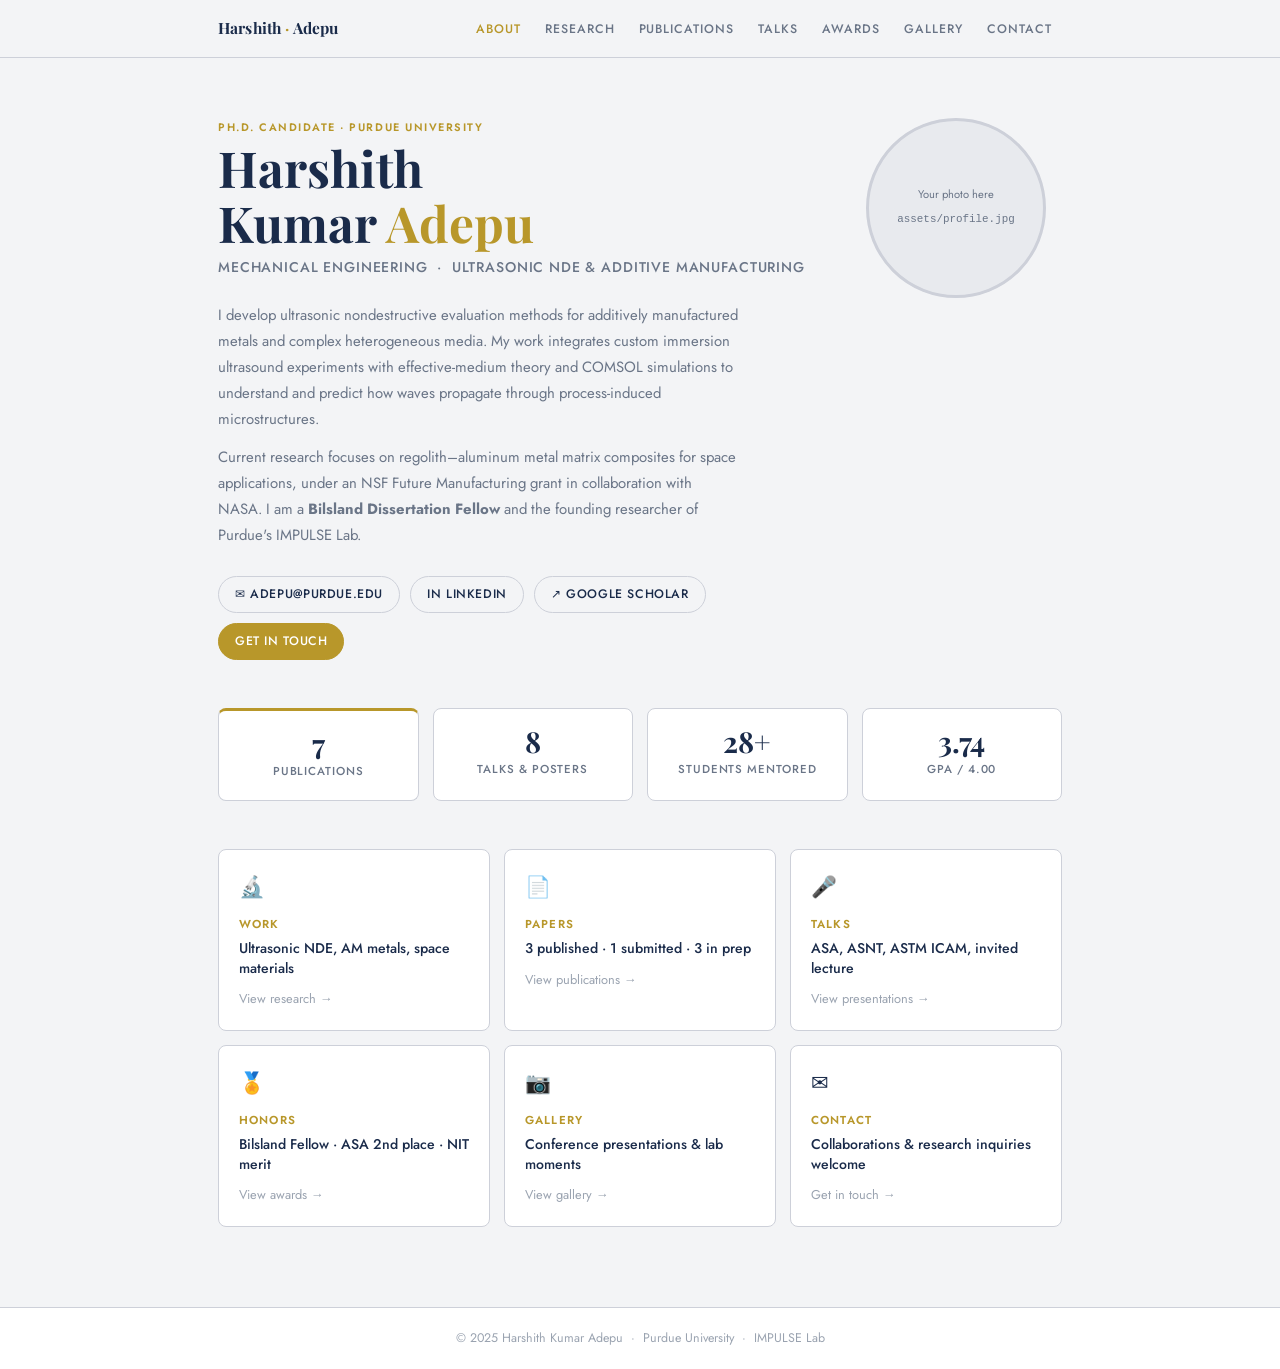
<file: index.html>
<!DOCTYPE html>
<html lang="en">
<head>
  <meta charset="UTF-8" />
  <meta name="viewport" content="width=device-width, initial-scale=1.0" />
  <title>Harshith Kumar Adepu — Ph.D. Candidate</title>
  <link rel="preconnect" href="https://fonts.googleapis.com">
  <link rel="preconnect" href="https://fonts.gstatic.com" crossorigin>
  <link href="https://fonts.googleapis.com/css2?family=Playfair+Display:wght@400;700&family=Jost:wght@300;400;500&display=swap" rel="stylesheet">
  <link rel="stylesheet" href="style.css">
  <style>
    .hero-grid {
      display: grid;
      grid-template-columns: 1fr 196px;
      gap: 52px; align-items: start;
      margin-top: 8px;
    }
    .hero-name {
      font-family: 'Playfair Display', serif;
      font-size: clamp(2.2rem, 5vw, 3.1rem);
      font-weight: 700; line-height: 1.1;
      margin-bottom: 6px;
    }
    .hero-name .accent { color: var(--gold); }
    .hero-role {
      font-size: 0.88rem; font-weight: 500;
      letter-spacing: 0.06em; text-transform: uppercase;
      color: var(--muted); margin-bottom: 22px;
    }
    .hero-bio {
      color: var(--muted); font-size: 0.93rem;
      line-height: 1.75; max-width: 520px;
    }
    .hero-bio + .hero-bio { margin-top: 12px; }
    .hero-links { display: flex; flex-wrap: wrap; gap: 10px; margin-top: 28px; }
    .hero-photo {
      width: 180px; height: 180px; border-radius: 50%;
      background: var(--surface);
      border: 3px solid var(--border);
      overflow: hidden;
      display: flex; align-items: center; justify-content: center;
    }
    .hero-photo img { width: 100%; height: 100%; object-fit: cover; }
    .hero-photo-placeholder {
      text-align: center; font-size: 0.7rem;
      color: var(--muted); padding: 16px; line-height: 1.7;
    }
    .hero-photo-placeholder code {
      display: block; font-size: 0.68rem;
      background: var(--surface); padding: 2px 5px;
      border-radius: 4px; margin-top: 4px;
    }

    /* Stats row */
    .stats-row {
      display: grid; grid-template-columns: repeat(4, 1fr);
      gap: 14px; margin-top: 48px;
    }
    .stat-card {
      background: #fff;
      border: 1px solid var(--border);
      border-radius: var(--r);
      padding: 18px 16px;
      text-align: center;
    }
    .stat-card:first-child { border-top: 3px solid var(--gold); }
    .stat-num {
      font-family: 'Playfair Display', serif;
      font-size: 1.8rem; font-weight: 700;
      color: var(--text); line-height: 1;
    }
    .stat-label {
      font-size: 0.72rem; font-weight: 500;
      letter-spacing: 0.08em; text-transform: uppercase;
      color: var(--muted); margin-top: 5px;
    }

    /* Quick nav cards */
    .quick-grid {
      display: grid; grid-template-columns: repeat(3, 1fr);
      gap: 14px; margin-top: 48px;
    }
    .quick-card {
      background: #fff;
      border: 1px solid var(--border);
      border-radius: var(--r);
      padding: 20px;
      display: block;
      transition: border-color 0.18s, box-shadow 0.18s, transform 0.18s;
    }
    .quick-card:hover {
      border-color: var(--gold);
      box-shadow: 0 4px 18px rgba(26,43,74,0.08);
      transform: translateY(-2px);
    }
    .qc-icon { font-size: 1.3rem; margin-bottom: 10px; }
    .qc-label {
      font-size: 0.72rem; font-weight: 600; letter-spacing: 0.1em;
      text-transform: uppercase; color: var(--gold); margin-bottom: 4px;
    }
    .qc-title {
      font-size: 0.88rem; font-weight: 500; color: var(--text);
      line-height: 1.4;
    }
    .qc-arr {
      font-size: 0.8rem; color: var(--faint);
      margin-top: 10px; display: block;
    }

    @media (max-width: 640px) {
      .hero-grid { grid-template-columns: 1fr; }
      .hero-photo { width: 110px; height: 110px; margin: 0 auto 20px; }
      .stats-row { grid-template-columns: 1fr 1fr; }
      .quick-grid { grid-template-columns: 1fr 1fr; }
    }
    @media (max-width: 400px) {
      .quick-grid { grid-template-columns: 1fr; }
    }
  </style>
</head>
<body>
<div id="nav-placeholder"></div>

<main class="page">

  <div class="hero-grid">
    <div>
      <div class="eyebrow">Ph.D. Candidate · Purdue University</div>
      <h1 class="hero-name">Harshith<br>Kumar <span class="accent">Adepu</span></h1>
      <div class="hero-role">Mechanical Engineering &nbsp;·&nbsp; Ultrasonic NDE &amp; Additive Manufacturing</div>
      <p class="hero-bio">
        I develop ultrasonic nondestructive evaluation methods for additively manufactured metals and
        complex heterogeneous media. My work integrates custom immersion ultrasound experiments with
        effective-medium theory and COMSOL simulations to understand and predict how waves propagate
        through process-induced microstructures.
      </p>
      <p class="hero-bio">
        Current research focuses on regolith–aluminum metal matrix composites for space applications,
        under an NSF Future Manufacturing grant in collaboration with NASA. I am a
        <strong>Bilsland Dissertation Fellow</strong> and the founding researcher of Purdue's IMPULSE Lab.
      </p>
      <div class="hero-links">
        <a class="pill" href="mailto:adepu@purdue.edu">✉ adepu@purdue.edu</a>
        <a class="pill" href="https://linkedin.com/in/harshith-adepu" target="_blank">in LinkedIn</a>
        <!-- Replace with your actual Google Scholar URL -->
        <a class="pill" href="https://scholar.google.com" target="_blank">↗ Google Scholar</a>
        <a class="pill pill-filled" href="contact.html">Get in touch</a>
      </div>
    </div>

    <div>
      <div class="hero-photo">
        <!--
          Add your profile photo:
          1. Put it in assets/profile.jpg
          2. Replace this div with: <img src="assets/profile.jpg" alt="Harshith Kumar Adepu">
        -->
        <div class="hero-photo-placeholder">
          Your photo here
          <code>assets/profile.jpg</code>
        </div>
      </div>
    </div>
  </div>

  <!-- Stats -->
  <div class="stats-row">
    <div class="stat-card">
      <div class="stat-num">7</div>
      <div class="stat-label">Publications</div>
    </div>
    <div class="stat-card">
      <div class="stat-num">8</div>
      <div class="stat-label">Talks &amp; Posters</div>
    </div>
    <div class="stat-card">
      <div class="stat-num">28+</div>
      <div class="stat-label">Students Mentored</div>
    </div>
    <div class="stat-card">
      <div class="stat-num">3.74</div>
      <div class="stat-label">GPA / 4.00</div>
    </div>
  </div>

  <!-- Quick nav -->
  <div class="quick-grid">
    <a class="quick-card" href="research.html">
      <div class="qc-icon">🔬</div>
      <div class="qc-label">Work</div>
      <div class="qc-title">Ultrasonic NDE, AM metals, space materials</div>
      <span class="qc-arr">View research →</span>
    </a>
    <a class="quick-card" href="publications.html">
      <div class="qc-icon">📄</div>
      <div class="qc-label">Papers</div>
      <div class="qc-title">3 published · 1 submitted · 3 in prep</div>
      <span class="qc-arr">View publications →</span>
    </a>
    <a class="quick-card" href="talks.html">
      <div class="qc-icon">🎤</div>
      <div class="qc-label">Talks</div>
      <div class="qc-title">ASA, ASNT, ASTM ICAM, invited lecture</div>
      <span class="qc-arr">View presentations →</span>
    </a>
    <a class="quick-card" href="awards.html">
      <div class="qc-icon">🏅</div>
      <div class="qc-label">Honors</div>
      <div class="qc-title">Bilsland Fellow · ASA 2nd place · NIT merit</div>
      <span class="qc-arr">View awards →</span>
    </a>
    <a class="quick-card" href="gallery.html">
      <div class="qc-icon">📷</div>
      <div class="qc-label">Gallery</div>
      <div class="qc-title">Conference presentations &amp; lab moments</div>
      <span class="qc-arr">View gallery →</span>
    </a>
    <a class="quick-card" href="contact.html">
      <div class="qc-icon">✉</div>
      <div class="qc-label">Contact</div>
      <div class="qc-title">Collaborations &amp; research inquiries welcome</div>
      <span class="qc-arr">Get in touch →</span>
    </a>
  </div>

</main>

<div id="footer-placeholder"></div>
<script src="nav.js"></script>
</body>
</html>
</file>
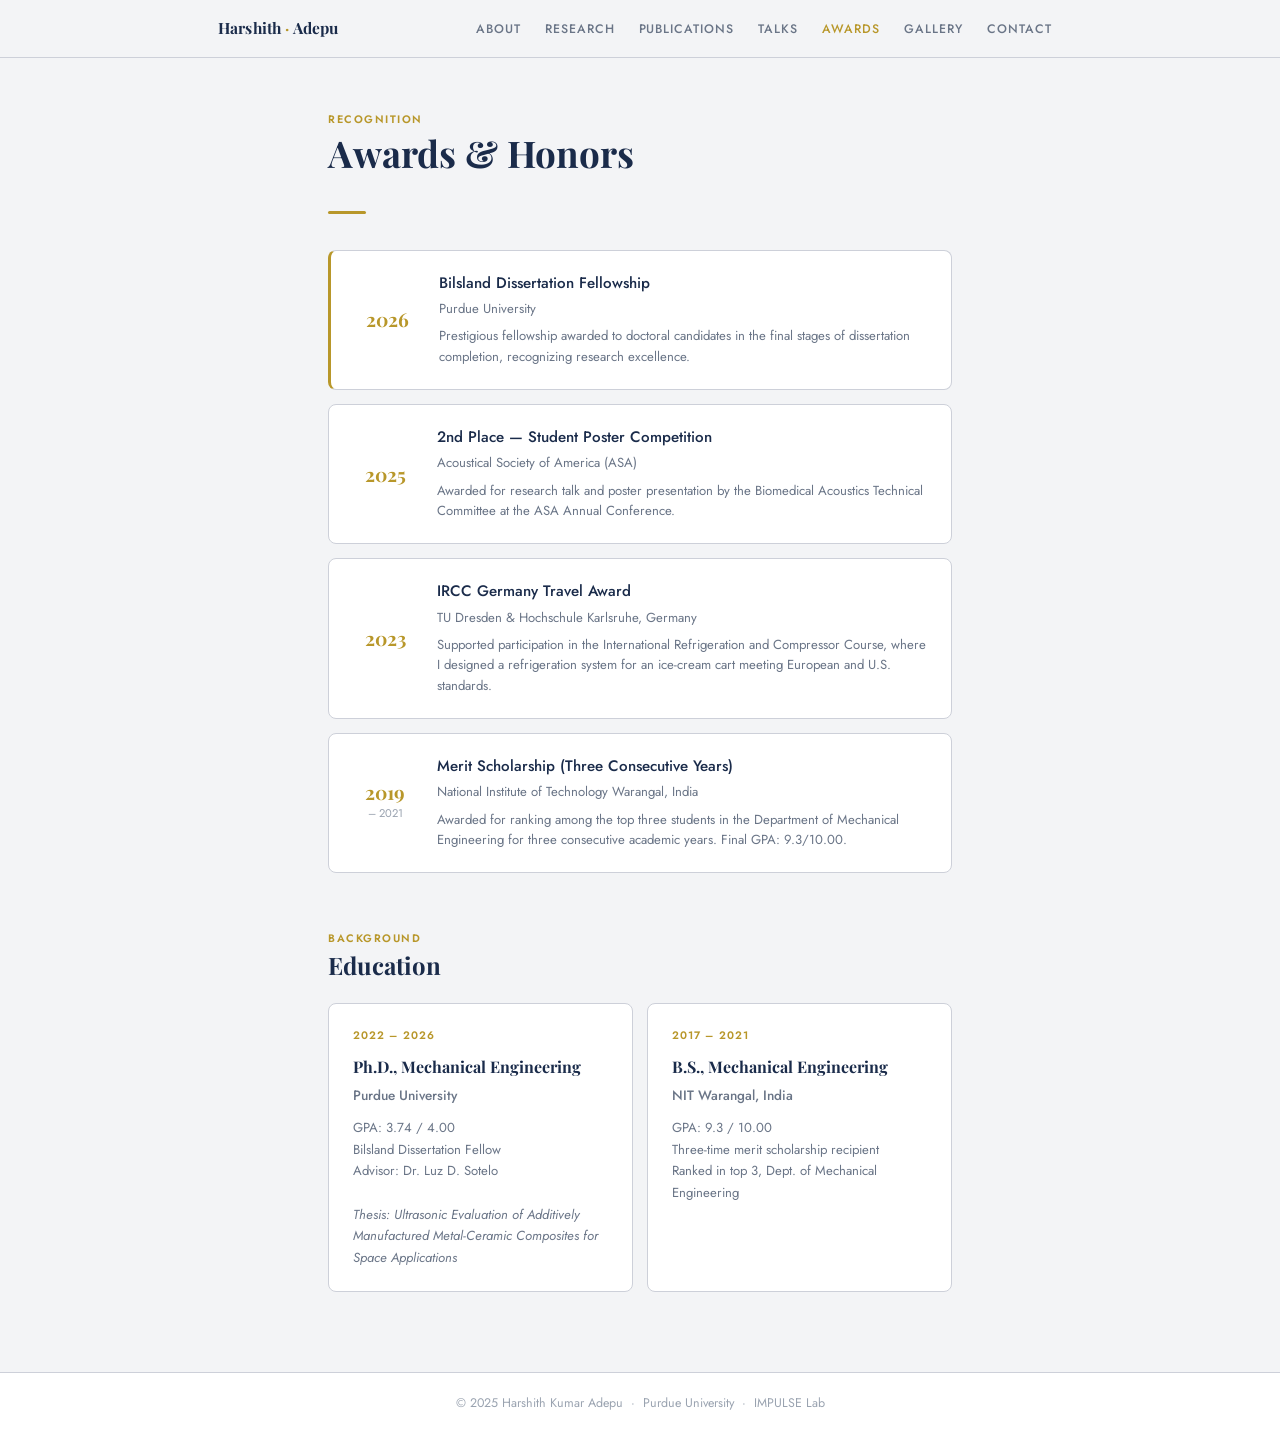
<file: awards.html>
<!DOCTYPE html>
<html lang="en">
<head>
  <meta charset="UTF-8" />
  <meta name="viewport" content="width=device-width, initial-scale=1.0" />
  <title>Awards — Harshith Kumar Adepu</title>
  <link rel="preconnect" href="https://fonts.googleapis.com">
  <link rel="preconnect" href="https://fonts.gstatic.com" crossorigin>
  <link href="https://fonts.googleapis.com/css2?family=Playfair+Display:wght@400;700&family=Jost:wght@300;400;500&display=swap" rel="stylesheet">
  <link rel="stylesheet" href="style.css">
  <style>
    .award-list { display: flex; flex-direction: column; gap: 14px; }
    .award-item {
      background: #fff;
      border: 1px solid var(--border);
      border-radius: var(--r);
      padding: 22px 24px;
      display: grid; grid-template-columns: 64px 1fr;
      gap: 20px; align-items: center;
      transition: border-color 0.2s, box-shadow 0.2s;
    }
    .award-item:hover { border-color: var(--gold-l); box-shadow: 0 3px 16px rgba(26,43,74,0.06); }
    .award-item.top { border-left: 3px solid var(--gold); }
    .award-year {
      font-family: 'Playfair Display', serif;
      font-size: 1.2rem; font-weight: 700; color: var(--gold);
      text-align: center; line-height: 1;
    }
    .award-year-sub { font-size: 0.7rem; color: var(--faint); text-align: center; margin-top: 2px; font-family: 'Jost', sans-serif; }
    .award-name {
      font-size: 0.95rem; font-weight: 500; color: var(--text);
      margin-bottom: 4px; line-height: 1.4;
    }
    .award-org { font-size: 0.82rem; color: var(--muted); }
    .award-desc { font-size: 0.82rem; color: var(--muted); margin-top: 6px; line-height: 1.55; }

    /* Education section */
    .edu-grid { display: grid; grid-template-columns: 1fr 1fr; gap: 14px; }
    .edu-card {
      background: #fff;
      border: 1px solid var(--border); border-radius: var(--r);
      padding: 22px 24px;
    }
    .edu-degree {
      font-family: 'Playfair Display', serif;
      font-size: 1rem; font-weight: 700; color: var(--text);
      margin-bottom: 4px;
    }
    .edu-inst { font-size: 0.85rem; font-weight: 500; color: var(--muted); margin-bottom: 10px; }
    .edu-detail { font-size: 0.82rem; color: var(--muted); line-height: 1.65; }
    .edu-years {
      font-size: 0.68rem; font-weight: 600; letter-spacing: 0.1em;
      text-transform: uppercase; color: var(--gold); margin-bottom: 8px;
    }

    @media (max-width: 500px) {
      .award-item { grid-template-columns: 48px 1fr; gap: 14px; padding: 16px 18px; }
      .edu-grid { grid-template-columns: 1fr; }
    }
  </style>
</head>
<body>
<div id="nav-placeholder"></div>

<main class="page-sm">
  <div class="eyebrow">Recognition</div>
  <h1 class="page-title">Awards &amp; Honors</h1>
  <div class="divider"></div>

  <div class="award-list">

    <div class="award-item top">
      <div>
        <div class="award-year">2026</div>
      </div>
      <div>
        <div class="award-name">Bilsland Dissertation Fellowship</div>
        <div class="award-org">Purdue University</div>
        <div class="award-desc">Prestigious fellowship awarded to doctoral candidates in the final stages of dissertation completion, recognizing research excellence.</div>
      </div>
    </div>

    <div class="award-item">
      <div>
        <div class="award-year">2025</div>
      </div>
      <div>
        <div class="award-name">2nd Place — Student Poster Competition</div>
        <div class="award-org">Acoustical Society of America (ASA)</div>
        <div class="award-desc">Awarded for research talk and poster presentation by the Biomedical Acoustics Technical Committee at the ASA Annual Conference.</div>
      </div>
    </div>

    <div class="award-item">
      <div>
        <div class="award-year">2023</div>
      </div>
      <div>
        <div class="award-name">IRCC Germany Travel Award</div>
        <div class="award-org">TU Dresden &amp; Hochschule Karlsruhe, Germany</div>
        <div class="award-desc">Supported participation in the International Refrigeration and Compressor Course, where I designed a refrigeration system for an ice-cream cart meeting European and U.S. standards.</div>
      </div>
    </div>

    <div class="award-item">
      <div>
        <div class="award-year">2019</div>
        <div class="award-year-sub">– 2021</div>
      </div>
      <div>
        <div class="award-name">Merit Scholarship (Three Consecutive Years)</div>
        <div class="award-org">National Institute of Technology Warangal, India</div>
        <div class="award-desc">Awarded for ranking among the top three students in the Department of Mechanical Engineering for three consecutive academic years. Final GPA: 9.3/10.00.</div>
      </div>
    </div>

  </div>

  <!-- Education -->
  <div style="margin-top: 56px;">
    <div class="eyebrow">Background</div>
    <h2 class="page-title" style="font-size: 1.5rem; margin-bottom: 24px;">Education</h2>
    <div class="edu-grid">
      <div class="edu-card">
        <div class="edu-years">2022 – 2026</div>
        <div class="edu-degree">Ph.D., Mechanical Engineering</div>
        <div class="edu-inst">Purdue University</div>
        <div class="edu-detail">
          GPA: 3.74 / 4.00<br>
          Bilsland Dissertation Fellow<br>
          Advisor: Dr. Luz D. Sotelo<br><br>
          <em>Thesis: Ultrasonic Evaluation of Additively Manufactured Metal-Ceramic Composites for Space Applications</em>
        </div>
      </div>
      <div class="edu-card">
        <div class="edu-years">2017 – 2021</div>
        <div class="edu-degree">B.S., Mechanical Engineering</div>
        <div class="edu-inst">NIT Warangal, India</div>
        <div class="edu-detail">
          GPA: 9.3 / 10.00<br>
          Three-time merit scholarship recipient<br>
          Ranked in top 3, Dept. of Mechanical Engineering
        </div>
      </div>
    </div>
  </div>

</main>

<div id="footer-placeholder"></div>
<script src="nav.js"></script>
</body>
</html>
</file>
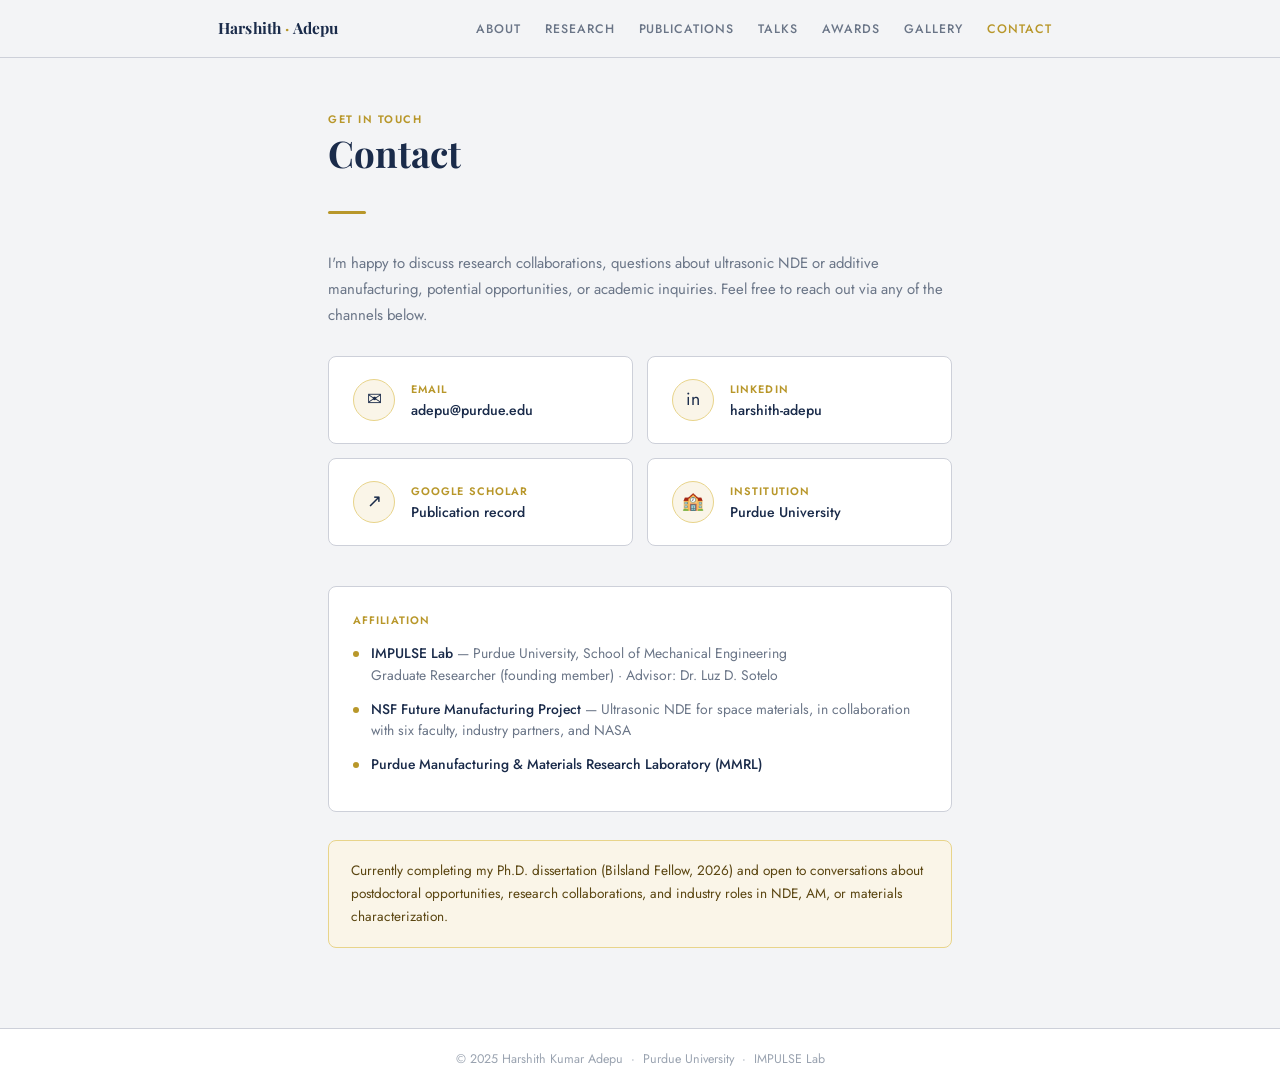
<file: contact.html>
<!DOCTYPE html>
<html lang="en">
<head>
  <meta charset="UTF-8" />
  <meta name="viewport" content="width=device-width, initial-scale=1.0" />
  <title>Contact — Harshith Kumar Adepu</title>
  <link rel="preconnect" href="https://fonts.googleapis.com">
  <link rel="preconnect" href="https://fonts.gstatic.com" crossorigin>
  <link href="https://fonts.googleapis.com/css2?family=Playfair+Display:wght@400;700&family=Jost:wght@300;400;500&display=swap" rel="stylesheet">
  <link rel="stylesheet" href="style.css">
  <style>
    .contact-grid { display: grid; grid-template-columns: 1fr 1fr; gap: 14px; margin-bottom: 40px; }
    .contact-card {
      background: #fff;
      border: 1px solid var(--border); border-radius: var(--r);
      padding: 22px 24px;
      display: flex; align-items: center; gap: 16px;
      text-decoration: none; color: var(--text);
      transition: border-color 0.2s, box-shadow 0.2s, transform 0.18s;
    }
    .contact-card:hover {
      border-color: var(--gold); color: var(--gold);
      box-shadow: 0 4px 18px rgba(26,43,74,0.07);
      transform: translateY(-2px);
    }
    .cc-icon {
      width: 42px; height: 42px; border-radius: 50%;
      background: var(--gold-bg); border: 1px solid #E8D48A;
      display: flex; align-items: center; justify-content: center;
      font-size: 1.1rem; flex-shrink: 0;
    }
    .cc-label {
      font-size: 0.68rem; font-weight: 600; letter-spacing: 0.1em;
      text-transform: uppercase; color: var(--gold); margin-bottom: 3px;
    }
    .cc-value { font-size: 0.88rem; font-weight: 500; color: var(--text); line-height: 1.3; }

    /* Affiliation box */
    .affil-box {
      background: #fff;
      border: 1px solid var(--border); border-radius: var(--r);
      padding: 24px;
    }
    .affil-title {
      font-size: 0.68rem; font-weight: 600; letter-spacing: 0.1em;
      text-transform: uppercase; color: var(--gold); margin-bottom: 14px;
    }
    .affil-row { display: flex; gap: 12px; margin-bottom: 12px; align-items: start; }
    .affil-bullet {
      width: 6px; height: 6px; border-radius: 50%;
      background: var(--gold); margin-top: 8px; flex-shrink: 0;
    }
    .affil-text { font-size: 0.87rem; color: var(--muted); line-height: 1.55; }
    .affil-text strong { color: var(--text); font-weight: 500; }

    /* Note box */
    .note-box {
      background: var(--gold-bg);
      border: 1px solid #E8D48A;
      border-radius: var(--r);
      padding: 18px 22px;
      font-size: 0.85rem; color: #5A4510; line-height: 1.7;
      margin-top: 28px;
    }

    @media (max-width: 500px) {
      .contact-grid { grid-template-columns: 1fr; }
    }
  </style>
</head>
<body>
<div id="nav-placeholder"></div>

<main class="page-sm">
  <div class="eyebrow">Get in Touch</div>
  <h1 class="page-title">Contact</h1>
  <div class="divider"></div>

  <p style="color: var(--muted); font-size: 0.93rem; margin-bottom: 28px; line-height: 1.75;">
    I'm happy to discuss research collaborations, questions about ultrasonic NDE or additive manufacturing,
    potential opportunities, or academic inquiries. Feel free to reach out via any of the channels below.
  </p>

  <div class="contact-grid">
    <a class="contact-card" href="mailto:adepu@purdue.edu">
      <div class="cc-icon">✉</div>
      <div>
        <div class="cc-label">Email</div>
        <div class="cc-value">adepu@purdue.edu</div>
      </div>
    </a>

    <a class="contact-card" href="https://linkedin.com/in/harshith-adepu" target="_blank">
      <div class="cc-icon">in</div>
      <div>
        <div class="cc-label">LinkedIn</div>
        <div class="cc-value">harshith-adepu</div>
      </div>
    </a>

    <!-- Replace with actual Google Scholar URL -->
    <a class="contact-card" href="https://scholar.google.com" target="_blank">
      <div class="cc-icon">↗</div>
      <div>
        <div class="cc-label">Google Scholar</div>
        <div class="cc-value">Publication record</div>
      </div>
    </a>

    <a class="contact-card" href="https://engineering.purdue.edu" target="_blank">
      <div class="cc-icon">🏫</div>
      <div>
        <div class="cc-label">Institution</div>
        <div class="cc-value">Purdue University</div>
      </div>
    </a>
  </div>

  <!-- Affiliation -->
  <div class="affil-box">
    <div class="affil-title">Affiliation</div>

    <div class="affil-row">
      <div class="affil-bullet"></div>
      <div class="affil-text">
        <strong>IMPULSE Lab</strong> — Purdue University, School of Mechanical Engineering<br>
        Graduate Researcher (founding member) · Advisor: Dr. Luz D. Sotelo
      </div>
    </div>

    <div class="affil-row">
      <div class="affil-bullet"></div>
      <div class="affil-text">
        <strong>NSF Future Manufacturing Project</strong> — Ultrasonic NDE for space materials,
        in collaboration with six faculty, industry partners, and NASA
      </div>
    </div>

    <div class="affil-row">
      <div class="affil-bullet"></div>
      <div class="affil-text">
        <strong>Purdue Manufacturing &amp; Materials Research Laboratory (MMRL)</strong>
      </div>
    </div>
  </div>

  <div class="note-box">
    Currently completing my Ph.D. dissertation (Bilsland Fellow, 2026) and open to conversations about
    postdoctoral opportunities, research collaborations, and industry roles in NDE, AM, or materials characterization.
  </div>

</main>

<div id="footer-placeholder"></div>
<script src="nav.js"></script>
</body>
</html>
</file>
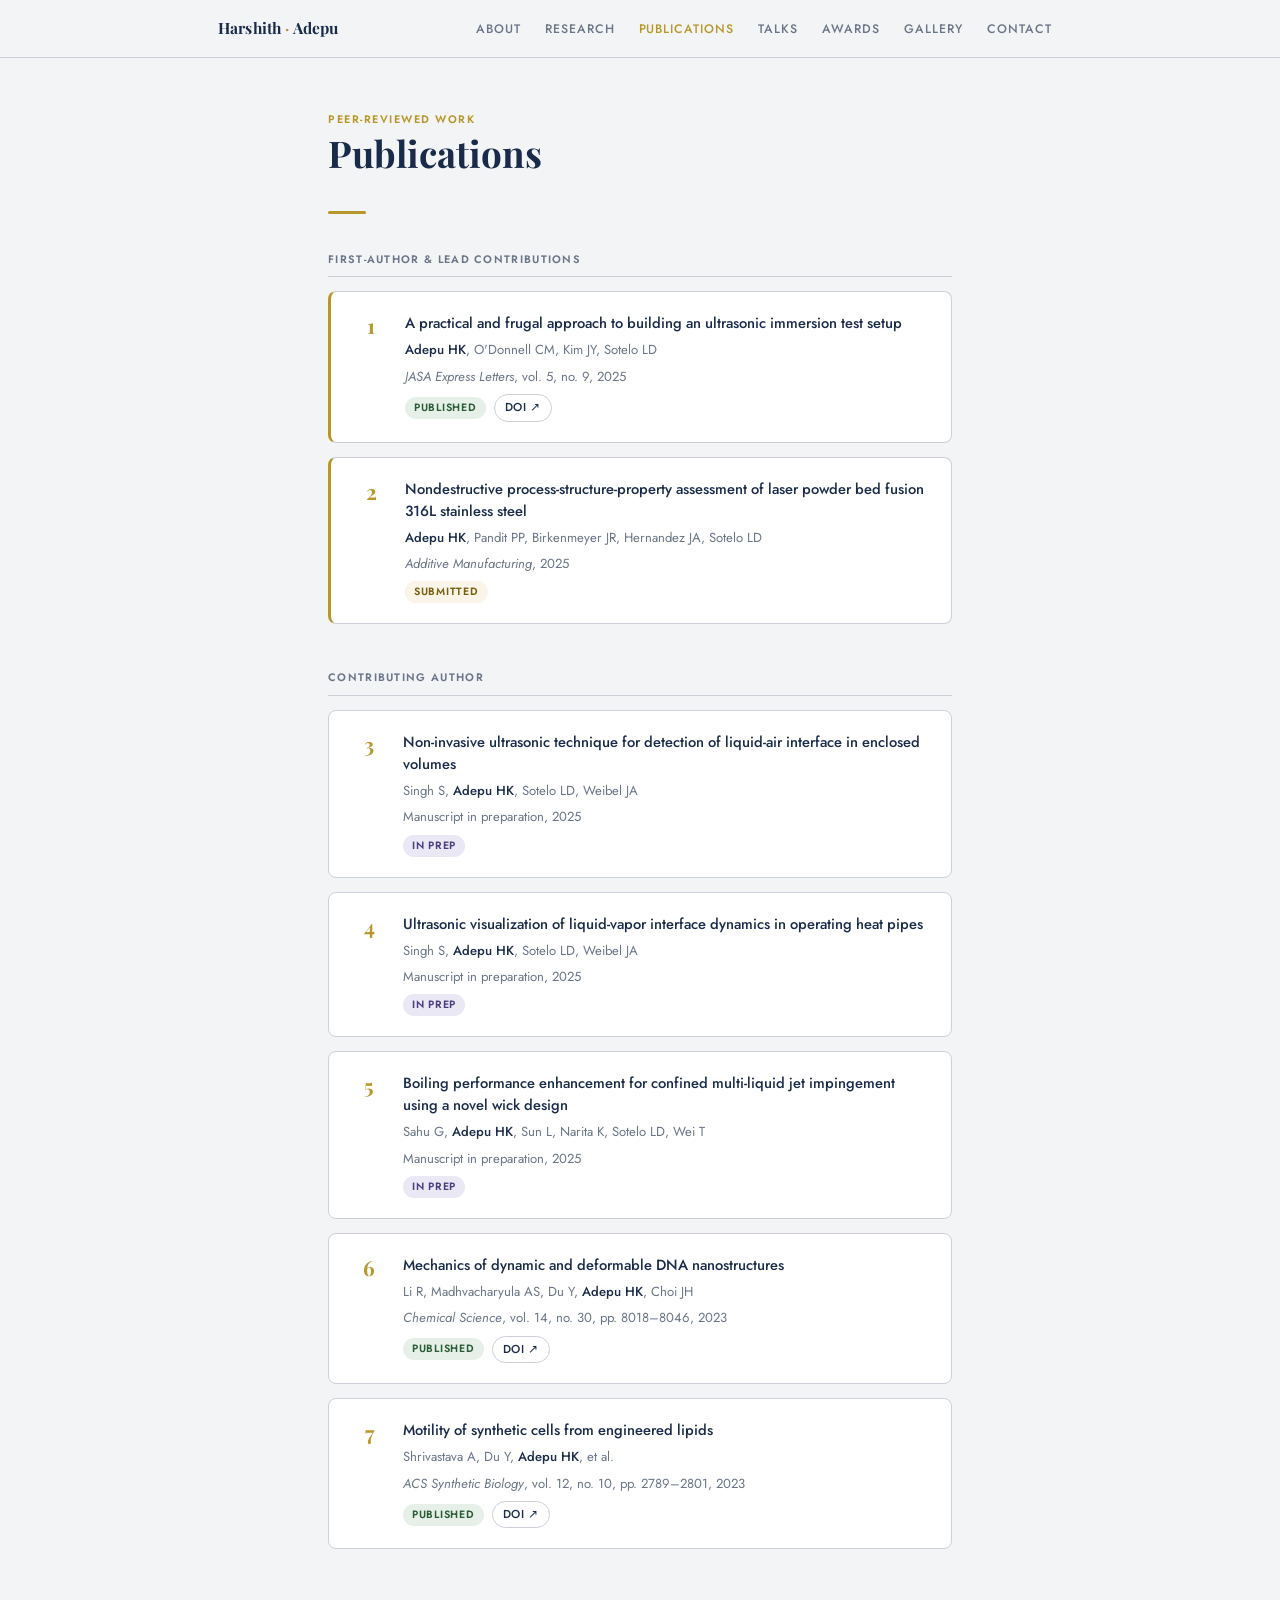
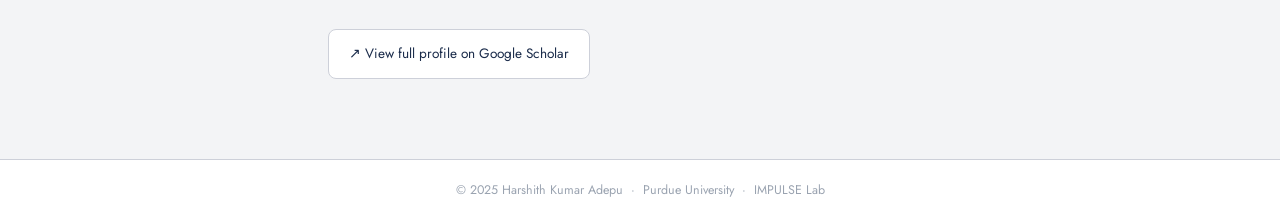
<file: publications.html>
<!DOCTYPE html>
<html lang="en">
<head>
  <meta charset="UTF-8" />
  <meta name="viewport" content="width=device-width, initial-scale=1.0" />
  <title>Publications — Harshith Kumar Adepu</title>
  <link rel="preconnect" href="https://fonts.googleapis.com">
  <link rel="preconnect" href="https://fonts.gstatic.com" crossorigin>
  <link href="https://fonts.googleapis.com/css2?family=Playfair+Display:wght@400;700&family=Jost:wght@300;400;500&display=swap" rel="stylesheet">
  <link rel="stylesheet" href="style.css">
  <style>
    .pub-list { display: flex; flex-direction: column; gap: 14px; list-style: none; }
    .pub-item {
      background: #fff;
      border: 1px solid var(--border);
      border-radius: var(--r);
      padding: 20px 22px;
      display: grid;
      grid-template-columns: 36px 1fr;
      gap: 16px; align-items: start;
      transition: border-color 0.2s, box-shadow 0.2s;
    }
    .pub-item:hover { border-color: var(--gold-l); box-shadow: 0 3px 16px rgba(26,43,74,0.06); }
    .pub-item.first-author { border-left: 3px solid var(--gold); }
    .pub-num {
      font-family: 'Playfair Display', serif;
      font-size: 1.3rem; font-weight: 700; color: var(--gold);
      line-height: 1.3; text-align: center;
    }
    .pub-title {
      font-size: 0.92rem; font-weight: 500;
      color: var(--text); line-height: 1.5;
      margin-bottom: 5px;
    }
    .pub-authors { font-size: 0.82rem; color: var(--muted); margin-bottom: 4px; }
    .pub-authors strong { color: var(--text); font-weight: 500; }
    .pub-venue { font-size: 0.82rem; color: var(--muted); }
    .pub-venue a { color: var(--gold); }
    .pub-venue a:hover { text-decoration: underline; }
    .pub-meta-row {
      display: flex; align-items: center; gap: 8px;
      flex-wrap: wrap; margin-top: 6px;
    }

    .section-group { margin-bottom: 44px; }
    .section-group-title {
      font-size: 0.68rem; font-weight: 600;
      letter-spacing: 0.12em; text-transform: uppercase;
      color: var(--muted); margin-bottom: 14px;
      padding-bottom: 8px; border-bottom: 1px solid var(--border);
    }

    .scholar-link {
      display: inline-flex; align-items: center; gap: 8px;
      background: #fff; border: 1px solid var(--border);
      border-radius: var(--r); padding: 12px 20px;
      font-size: 0.85rem; color: var(--text);
      margin-top: 36px;
      transition: border-color 0.2s;
    }
    .scholar-link:hover { border-color: var(--gold); color: var(--gold); }
  </style>
</head>
<body>
<div id="nav-placeholder"></div>

<main class="page-sm">
  <div class="eyebrow">Peer-Reviewed Work</div>
  <h1 class="page-title">Publications</h1>
  <div class="divider"></div>

  <!-- First-author / lead -->
  <div class="section-group">
    <div class="section-group-title">First-author &amp; lead contributions</div>
    <ul class="pub-list">

      <li class="pub-item first-author">
        <div class="pub-num">1</div>
        <div>
          <div class="pub-title">A practical and frugal approach to building an ultrasonic immersion test setup</div>
          <div class="pub-authors"><strong>Adepu HK</strong>, O'Donnell CM, Kim JY, Sotelo LD</div>
          <div class="pub-venue"><em>JASA Express Letters</em>, vol. 5, no. 9, 2025</div>
          <div class="pub-meta-row">
            <span class="badge badge-pub">Published</span>
            <a class="pill" style="padding:3px 10px; font-size:0.72rem;" href="https://doi.org/10.1121/10.0039221" target="_blank">DOI ↗</a>
          </div>
        </div>
      </li>

      <li class="pub-item first-author">
        <div class="pub-num">2</div>
        <div>
          <div class="pub-title">Nondestructive process-structure-property assessment of laser powder bed fusion 316L stainless steel</div>
          <div class="pub-authors"><strong>Adepu HK</strong>, Pandit PP, Birkenmeyer JR, Hernandez JA, Sotelo LD</div>
          <div class="pub-venue"><em>Additive Manufacturing</em>, 2025</div>
          <div class="pub-meta-row">
            <span class="badge badge-sub">Submitted</span>
          </div>
        </div>
      </li>

    </ul>
  </div>

  <!-- Contributing author -->
  <div class="section-group">
    <div class="section-group-title">Contributing author</div>
    <ul class="pub-list">

      <li class="pub-item">
        <div class="pub-num">3</div>
        <div>
          <div class="pub-title">Non-invasive ultrasonic technique for detection of liquid-air interface in enclosed volumes</div>
          <div class="pub-authors">Singh S, <strong>Adepu HK</strong>, Sotelo LD, Weibel JA</div>
          <div class="pub-venue">Manuscript in preparation, 2025</div>
          <div class="pub-meta-row"><span class="badge badge-prep">In Prep</span></div>
        </div>
      </li>

      <li class="pub-item">
        <div class="pub-num">4</div>
        <div>
          <div class="pub-title">Ultrasonic visualization of liquid-vapor interface dynamics in operating heat pipes</div>
          <div class="pub-authors">Singh S, <strong>Adepu HK</strong>, Sotelo LD, Weibel JA</div>
          <div class="pub-venue">Manuscript in preparation, 2025</div>
          <div class="pub-meta-row"><span class="badge badge-prep">In Prep</span></div>
        </div>
      </li>

      <li class="pub-item">
        <div class="pub-num">5</div>
        <div>
          <div class="pub-title">Boiling performance enhancement for confined multi-liquid jet impingement using a novel wick design</div>
          <div class="pub-authors">Sahu G, <strong>Adepu HK</strong>, Sun L, Narita K, Sotelo LD, Wei T</div>
          <div class="pub-venue">Manuscript in preparation, 2025</div>
          <div class="pub-meta-row"><span class="badge badge-prep">In Prep</span></div>
        </div>
      </li>

      <li class="pub-item">
        <div class="pub-num">6</div>
        <div>
          <div class="pub-title">Mechanics of dynamic and deformable DNA nanostructures</div>
          <div class="pub-authors">Li R, Madhvacharyula AS, Du Y, <strong>Adepu HK</strong>, Choi JH</div>
          <div class="pub-venue"><em>Chemical Science</em>, vol. 14, no. 30, pp. 8018–8046, 2023</div>
          <div class="pub-meta-row">
            <span class="badge badge-pub">Published</span>
            <a class="pill" style="padding:3px 10px; font-size:0.72rem;" href="https://doi.org/10.1039/D3SC01793A" target="_blank">DOI ↗</a>
          </div>
        </div>
      </li>

      <li class="pub-item">
        <div class="pub-num">7</div>
        <div>
          <div class="pub-title">Motility of synthetic cells from engineered lipids</div>
          <div class="pub-authors">Shrivastava A, Du Y, <strong>Adepu HK</strong>, et al.</div>
          <div class="pub-venue"><em>ACS Synthetic Biology</em>, vol. 12, no. 10, pp. 2789–2801, 2023</div>
          <div class="pub-meta-row">
            <span class="badge badge-pub">Published</span>
            <a class="pill" style="padding:3px 10px; font-size:0.72rem;" href="https://doi.org/10.1021/acssynbio.3c00271" target="_blank">DOI ↗</a>
          </div>
        </div>
      </li>

    </ul>
  </div>

  <!-- Google Scholar link -->
  <!-- Replace href with your actual Google Scholar URL -->
  <a class="scholar-link" href="https://scholar.google.com" target="_blank">
    ↗ View full profile on Google Scholar
  </a>

</main>

<div id="footer-placeholder"></div>
<script src="nav.js"></script>
</body>
</html>
</file>
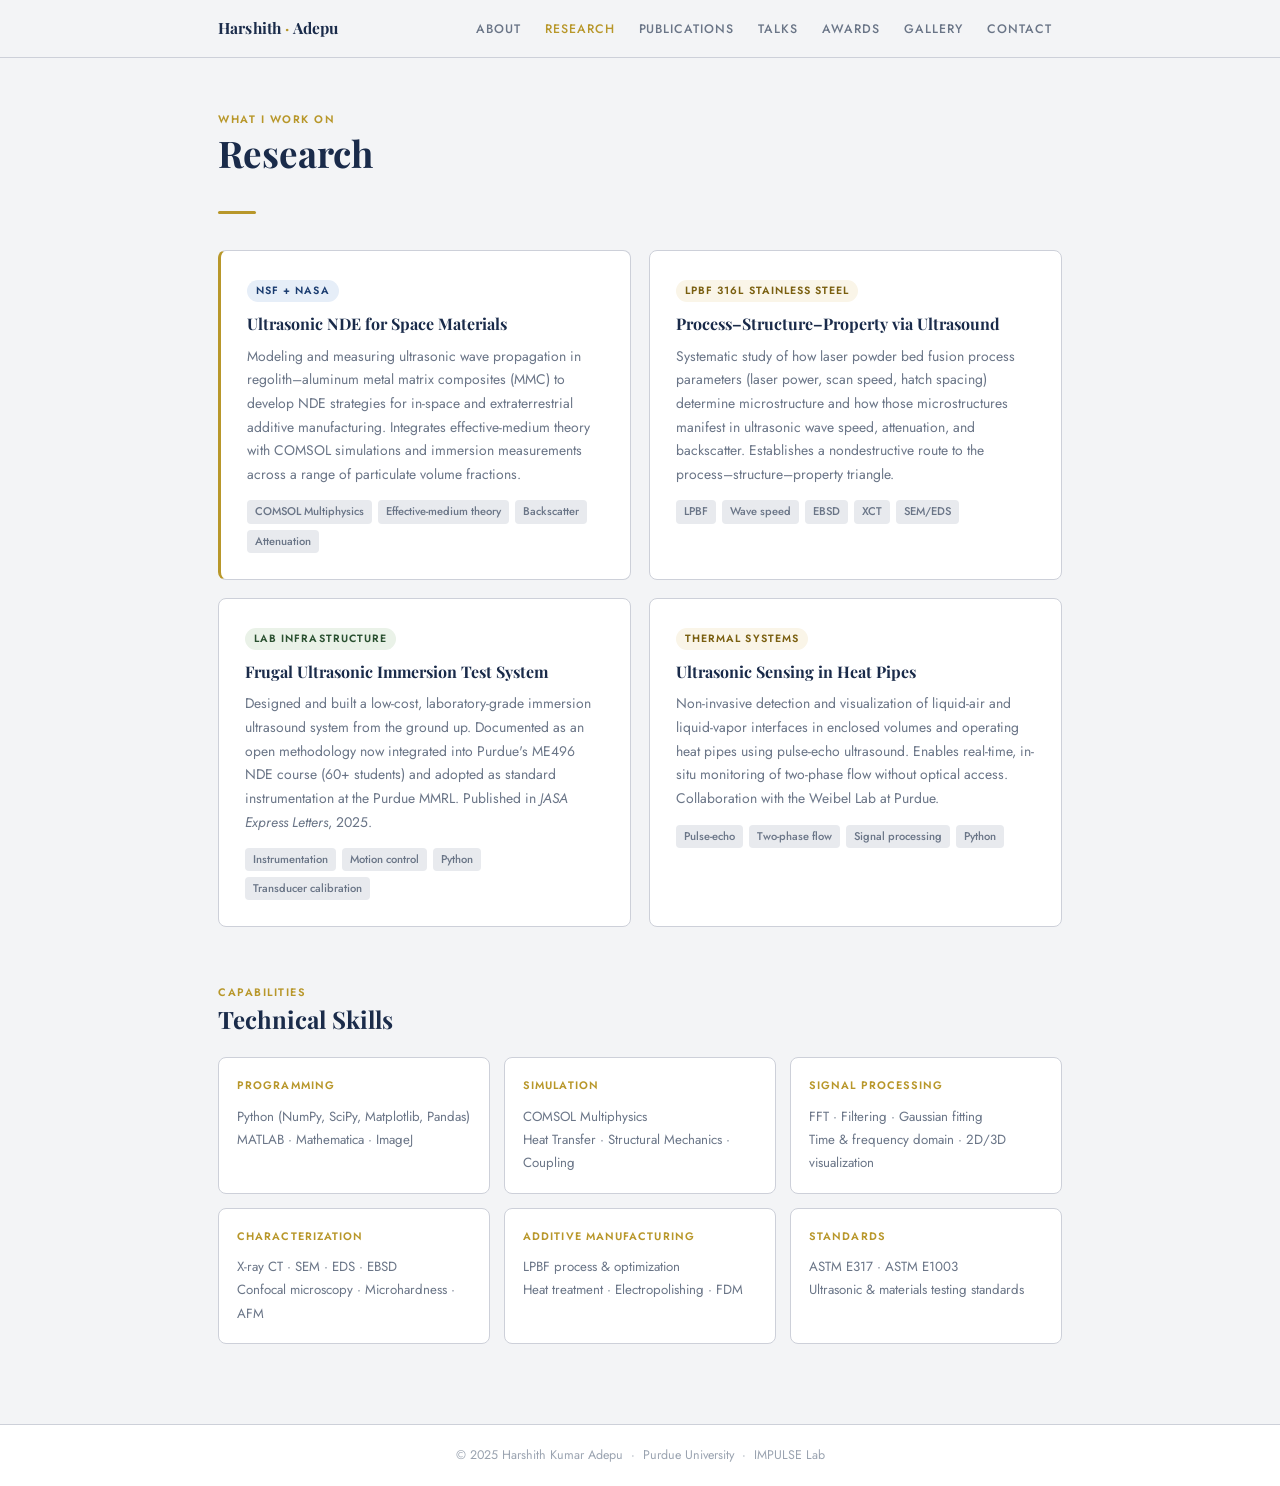
<file: research.html>
<!DOCTYPE html>
<html lang="en">
<head>
  <meta charset="UTF-8" />
  <meta name="viewport" content="width=device-width, initial-scale=1.0" />
  <title>Research — Harshith Kumar Adepu</title>
  <link rel="preconnect" href="https://fonts.googleapis.com">
  <link rel="preconnect" href="https://fonts.gstatic.com" crossorigin>
  <link href="https://fonts.googleapis.com/css2?family=Playfair+Display:wght@400;700&family=Jost:wght@300;400;500&display=swap" rel="stylesheet">
  <link rel="stylesheet" href="style.css">
  <style>
    .project-grid { display: grid; grid-template-columns: 1fr 1fr; gap: 18px; }
    .project-card {
      background: #fff;
      border: 1px solid var(--border);
      border-radius: var(--r);
      padding: 26px;
      transition: border-color 0.2s, box-shadow 0.2s;
    }
    .project-card.featured {
      border-left: 3px solid var(--gold);
    }
    .project-card:hover { border-color: var(--gold-l); box-shadow: 0 4px 18px rgba(26,43,74,0.07); }
    .pc-tag {
      display: inline-block;
      font-size: 0.66rem; font-weight: 600; letter-spacing: 0.1em;
      text-transform: uppercase; padding: 2px 9px; border-radius: 100px;
      background: var(--gold-bg); color: #7A5F10;
      margin-bottom: 12px;
    }
    .pc-tag.tag-nsf { background: #E6EEF8; color: #1A3C70; }
    .pc-tag.tag-lab { background: #EAF2E8; color: #2A5030; }
    .pc-title {
      font-family: 'Playfair Display', serif;
      font-size: 1rem; font-weight: 700;
      color: var(--text); margin-bottom: 10px; line-height: 1.3;
    }
    .pc-desc { font-size: 0.87rem; color: var(--muted); line-height: 1.7; }
    .pc-tools {
      display: flex; flex-wrap: wrap; gap: 6px; margin-top: 14px;
    }
    .pc-tool {
      font-size: 0.7rem; font-weight: 500;
      padding: 2px 8px; border-radius: 4px;
      background: var(--surface); color: var(--muted);
    }

    /* Skills section */
    .skills-grid { display: grid; grid-template-columns: repeat(3, 1fr); gap: 14px; margin-top: 0; }
    .skill-card {
      background: #fff;
      border: 1px solid var(--border);
      border-radius: var(--r);
      padding: 18px;
    }
    .skill-cat {
      font-size: 0.68rem; font-weight: 600; letter-spacing: 0.1em;
      text-transform: uppercase; color: var(--gold);
      margin-bottom: 10px;
    }
    .skill-list { font-size: 0.83rem; color: var(--muted); line-height: 1.75; }

    @media (max-width: 640px) {
      .project-grid { grid-template-columns: 1fr; }
      .skills-grid { grid-template-columns: 1fr 1fr; }
    }
    @media (max-width: 400px) {
      .skills-grid { grid-template-columns: 1fr; }
    }
  </style>
</head>
<body>
<div id="nav-placeholder"></div>

<main class="page">
  <div class="eyebrow">What I Work On</div>
  <h1 class="page-title">Research</h1>
  <div class="divider"></div>

  <div class="project-grid">

    <div class="project-card featured">
      <div class="pc-tag tag-nsf">NSF + NASA</div>
      <div class="pc-title">Ultrasonic NDE for Space Materials</div>
      <p class="pc-desc">
        Modeling and measuring ultrasonic wave propagation in regolith–aluminum metal matrix composites
        (MMC) to develop NDE strategies for in-space and extraterrestrial additive manufacturing.
        Integrates effective-medium theory with COMSOL simulations and immersion measurements
        across a range of particulate volume fractions.
      </p>
      <div class="pc-tools">
        <span class="pc-tool">COMSOL Multiphysics</span>
        <span class="pc-tool">Effective-medium theory</span>
        <span class="pc-tool">Backscatter</span>
        <span class="pc-tool">Attenuation</span>
      </div>
    </div>

    <div class="project-card">
      <div class="pc-tag">LPBF 316L Stainless Steel</div>
      <div class="pc-title">Process–Structure–Property via Ultrasound</div>
      <p class="pc-desc">
        Systematic study of how laser powder bed fusion process parameters (laser power, scan speed,
        hatch spacing) determine microstructure and how those microstructures manifest in ultrasonic
        wave speed, attenuation, and backscatter. Establishes a nondestructive route to the
        process–structure–property triangle.
      </p>
      <div class="pc-tools">
        <span class="pc-tool">LPBF</span>
        <span class="pc-tool">Wave speed</span>
        <span class="pc-tool">EBSD</span>
        <span class="pc-tool">XCT</span>
        <span class="pc-tool">SEM/EDS</span>
      </div>
    </div>

    <div class="project-card">
      <div class="pc-tag tag-lab">Lab Infrastructure</div>
      <div class="pc-title">Frugal Ultrasonic Immersion Test System</div>
      <p class="pc-desc">
        Designed and built a low-cost, laboratory-grade immersion ultrasound system from the ground up.
        Documented as an open methodology now integrated into Purdue's ME496 NDE course (60+ students)
        and adopted as standard instrumentation at the Purdue MMRL.
        Published in <em>JASA Express Letters</em>, 2025.
      </p>
      <div class="pc-tools">
        <span class="pc-tool">Instrumentation</span>
        <span class="pc-tool">Motion control</span>
        <span class="pc-tool">Python</span>
        <span class="pc-tool">Transducer calibration</span>
      </div>
    </div>

    <div class="project-card">
      <div class="pc-tag">Thermal Systems</div>
      <div class="pc-title">Ultrasonic Sensing in Heat Pipes</div>
      <p class="pc-desc">
        Non-invasive detection and visualization of liquid-air and liquid-vapor interfaces in enclosed
        volumes and operating heat pipes using pulse-echo ultrasound.
        Enables real-time, in-situ monitoring of two-phase flow without optical access.
        Collaboration with the Weibel Lab at Purdue.
      </p>
      <div class="pc-tools">
        <span class="pc-tool">Pulse-echo</span>
        <span class="pc-tool">Two-phase flow</span>
        <span class="pc-tool">Signal processing</span>
        <span class="pc-tool">Python</span>
      </div>
    </div>

  </div>

  <!-- Skills -->
  <div style="margin-top: 56px;">
    <div class="eyebrow">Capabilities</div>
    <h2 class="page-title" style="font-size: 1.5rem; margin-bottom: 24px;">Technical Skills</h2>
    <div class="skills-grid">
      <div class="skill-card">
        <div class="skill-cat">Programming</div>
        <div class="skill-list">Python (NumPy, SciPy, Matplotlib, Pandas)<br>MATLAB · Mathematica · ImageJ</div>
      </div>
      <div class="skill-card">
        <div class="skill-cat">Simulation</div>
        <div class="skill-list">COMSOL Multiphysics<br>Heat Transfer · Structural Mechanics · Coupling</div>
      </div>
      <div class="skill-card">
        <div class="skill-cat">Signal Processing</div>
        <div class="skill-list">FFT · Filtering · Gaussian fitting<br>Time &amp; frequency domain · 2D/3D visualization</div>
      </div>
      <div class="skill-card">
        <div class="skill-cat">Characterization</div>
        <div class="skill-list">X-ray CT · SEM · EDS · EBSD<br>Confocal microscopy · Microhardness · AFM</div>
      </div>
      <div class="skill-card">
        <div class="skill-cat">Additive Manufacturing</div>
        <div class="skill-list">LPBF process &amp; optimization<br>Heat treatment · Electropolishing · FDM</div>
      </div>
      <div class="skill-card">
        <div class="skill-cat">Standards</div>
        <div class="skill-list">ASTM E317 · ASTM E1003<br>Ultrasonic &amp; materials testing standards</div>
      </div>
    </div>
  </div>

</main>

<div id="footer-placeholder"></div>
<script src="nav.js"></script>
</body>
</html>
</file>
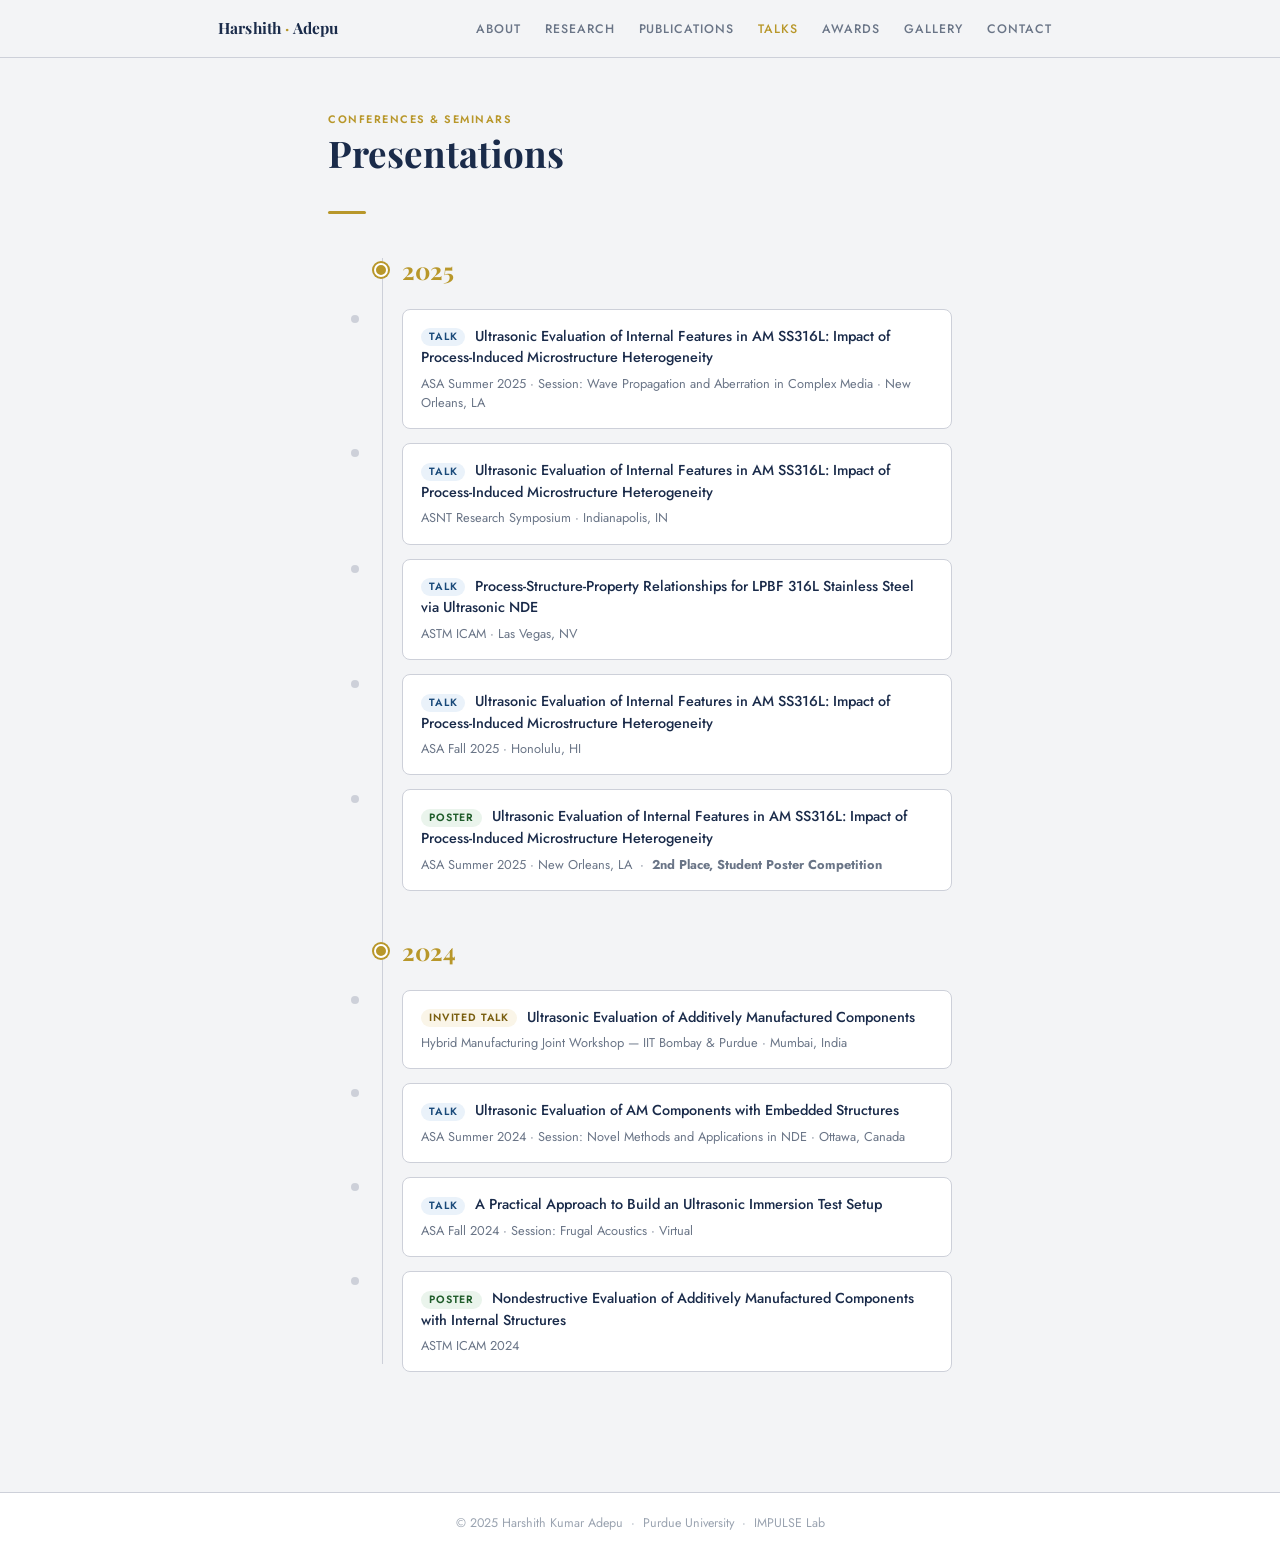
<file: talks.html>
<!DOCTYPE html>
<html lang="en">
<head>
  <meta charset="UTF-8" />
  <meta name="viewport" content="width=device-width, initial-scale=1.0" />
  <title>Talks — Harshith Kumar Adepu</title>
  <link rel="preconnect" href="https://fonts.googleapis.com">
  <link rel="preconnect" href="https://fonts.gstatic.com" crossorigin>
  <link href="https://fonts.googleapis.com/css2?family=Playfair+Display:wght@400;700&family=Jost:wght@300;400;500&display=swap" rel="stylesheet">
  <link rel="stylesheet" href="style.css">
  <style>
    .timeline { position: relative; }
    .timeline::before {
      content: '';
      position: absolute; left: 54px; top: 8px; bottom: 8px;
      width: 1px; background: var(--border);
    }
    .t-year-group { margin-bottom: 40px; }
    .t-year {
      font-family: 'Playfair Display', serif;
      font-size: 1.5rem; font-weight: 700;
      color: var(--gold); margin-bottom: 18px;
      position: relative; padding-left: 74px;
    }
    .t-year::before {
      content: '';
      position: absolute; left: 46px; top: 50%;
      transform: translateY(-50%);
      width: 14px; height: 14px; border-radius: 50%;
      background: var(--gold); border: 2px solid #fff;
      box-shadow: 0 0 0 2px var(--gold);
    }

    .talk-item {
      display: grid;
      grid-template-columns: 54px 1fr;
      gap: 0 20px; margin-bottom: 14px;
      align-items: start;
    }
    .talk-dot-col { display: flex; justify-content: center; padding-top: 6px; }
    .talk-dot {
      width: 8px; height: 8px; border-radius: 50%;
      background: var(--border); flex-shrink: 0;
    }
    .talk-card {
      background: #fff;
      border: 1px solid var(--border);
      border-radius: var(--r);
      padding: 16px 18px;
      transition: border-color 0.18s;
    }
    .talk-card:hover { border-color: var(--gold-l); }
    .talk-title {
      font-size: 0.9rem; font-weight: 500;
      color: var(--text); line-height: 1.5; margin-bottom: 5px;
    }
    .talk-venue { font-size: 0.8rem; color: var(--muted); line-height: 1.5; }
    .talk-type {
      display: inline-block;
      font-size: 0.66rem; font-weight: 600; letter-spacing: 0.08em;
      text-transform: uppercase; padding: 1px 8px; border-radius: 100px;
      margin-right: 6px; vertical-align: middle;
    }
    .type-talk   { background: #EAF2FA; color: #1A4A7A; }
    .type-poster { background: #EAF4EC; color: #1F5C2A; }
    .type-invited{ background: var(--gold-bg); color: #7A5F10; }

    @media (max-width: 500px) {
      .timeline::before { left: 0; }
      .talk-item { grid-template-columns: 16px 1fr; gap: 0 12px; }
      .t-year { padding-left: 24px; }
      .t-year::before { left: -8px; }
    }
  </style>
</head>
<body>
<div id="nav-placeholder"></div>

<main class="page-sm">
  <div class="eyebrow">Conferences &amp; Seminars</div>
  <h1 class="page-title">Presentations</h1>
  <div class="divider"></div>

  <div class="timeline">

    <div class="t-year-group">
      <div class="t-year">2025</div>

      <div class="talk-item">
        <div class="talk-dot-col"><div class="talk-dot"></div></div>
        <div class="talk-card">
          <div class="talk-title">
            <span class="talk-type type-talk">Talk</span>
            Ultrasonic Evaluation of Internal Features in AM SS316L: Impact of Process-Induced Microstructure Heterogeneity
          </div>
          <div class="talk-venue">ASA Summer 2025 · Session: Wave Propagation and Aberration in Complex Media · New Orleans, LA</div>
        </div>
      </div>

      <div class="talk-item">
        <div class="talk-dot-col"><div class="talk-dot"></div></div>
        <div class="talk-card">
          <div class="talk-title">
            <span class="talk-type type-talk">Talk</span>
            Ultrasonic Evaluation of Internal Features in AM SS316L: Impact of Process-Induced Microstructure Heterogeneity
          </div>
          <div class="talk-venue">ASNT Research Symposium · Indianapolis, IN</div>
        </div>
      </div>

      <div class="talk-item">
        <div class="talk-dot-col"><div class="talk-dot"></div></div>
        <div class="talk-card">
          <div class="talk-title">
            <span class="talk-type type-talk">Talk</span>
            Process-Structure-Property Relationships for LPBF 316L Stainless Steel via Ultrasonic NDE
          </div>
          <div class="talk-venue">ASTM ICAM · Las Vegas, NV</div>
        </div>
      </div>

      <div class="talk-item">
        <div class="talk-dot-col"><div class="talk-dot"></div></div>
        <div class="talk-card">
          <div class="talk-title">
            <span class="talk-type type-talk">Talk</span>
            Ultrasonic Evaluation of Internal Features in AM SS316L: Impact of Process-Induced Microstructure Heterogeneity
          </div>
          <div class="talk-venue">ASA Fall 2025 · Honolulu, HI</div>
        </div>
      </div>

      <div class="talk-item">
        <div class="talk-dot-col"><div class="talk-dot"></div></div>
        <div class="talk-card">
          <div class="talk-title">
            <span class="talk-type type-poster">Poster</span>
            Ultrasonic Evaluation of Internal Features in AM SS316L: Impact of Process-Induced Microstructure Heterogeneity
          </div>
          <div class="talk-venue">ASA Summer 2025 · New Orleans, LA &nbsp;·&nbsp; <strong>2nd Place, Student Poster Competition</strong></div>
        </div>
      </div>

    </div>

    <div class="t-year-group">
      <div class="t-year">2024</div>

      <div class="talk-item">
        <div class="talk-dot-col"><div class="talk-dot"></div></div>
        <div class="talk-card">
          <div class="talk-title">
            <span class="talk-type type-invited">Invited Talk</span>
            Ultrasonic Evaluation of Additively Manufactured Components
          </div>
          <div class="talk-venue">Hybrid Manufacturing Joint Workshop — IIT Bombay &amp; Purdue · Mumbai, India</div>
        </div>
      </div>

      <div class="talk-item">
        <div class="talk-dot-col"><div class="talk-dot"></div></div>
        <div class="talk-card">
          <div class="talk-title">
            <span class="talk-type type-talk">Talk</span>
            Ultrasonic Evaluation of AM Components with Embedded Structures
          </div>
          <div class="talk-venue">ASA Summer 2024 · Session: Novel Methods and Applications in NDE · Ottawa, Canada</div>
        </div>
      </div>

      <div class="talk-item">
        <div class="talk-dot-col"><div class="talk-dot"></div></div>
        <div class="talk-card">
          <div class="talk-title">
            <span class="talk-type type-talk">Talk</span>
            A Practical Approach to Build an Ultrasonic Immersion Test Setup
          </div>
          <div class="talk-venue">ASA Fall 2024 · Session: Frugal Acoustics · Virtual</div>
        </div>
      </div>

      <div class="talk-item">
        <div class="talk-dot-col"><div class="talk-dot"></div></div>
        <div class="talk-card">
          <div class="talk-title">
            <span class="talk-type type-poster">Poster</span>
            Nondestructive Evaluation of Additively Manufactured Components with Internal Structures
          </div>
          <div class="talk-venue">ASTM ICAM 2024</div>
        </div>
      </div>

    </div>

  </div>
</main>

<div id="footer-placeholder"></div>
<script src="nav.js"></script>
</body>
</html>
</file>
<file: style.css>
/* ── TOKENS ── */
:root {
  --bg:        #F3F4F6;
  --surface:   #E8EAEE;
  --border:    #CDD0D9;
  --text:      #1A2B4A;
  --muted:     #6A7587;
  --faint:     #9AA3B0;
  --gold:      #B8972A;
  --gold-l:    #D4B254;
  --gold-bg:   #FAF5E8;
  --nav-h:     58px;
  --max:       900px;
  --r:         8px;
}

/* ── RESET ── */
*, *::before, *::after { box-sizing: border-box; margin: 0; padding: 0; }
html { scroll-behavior: smooth; }
body {
  font-family: 'Jost', sans-serif;
  background: var(--bg);
  color: var(--text);
  font-size: 15px;
  line-height: 1.7;
  min-height: 100vh;
}
a { color: inherit; text-decoration: none; }

/* ── NAV ── */
nav {
  position: sticky; top: 0; z-index: 100;
  height: var(--nav-h);
  background: rgba(243, 244, 246, 0.94);
  backdrop-filter: blur(12px);
  border-bottom: 1px solid var(--border);
  display: flex; align-items: center;
}
.nav-inner {
  max-width: var(--max); margin: 0 auto; width: 100%;
  padding: 0 28px;
  display: flex; justify-content: space-between; align-items: center;
}
.nav-logo {
  font-family: 'Playfair Display', serif;
  font-size: 0.97rem; font-weight: 700;
  letter-spacing: 0.01em;
  color: var(--text);
}
.nav-logo span { color: var(--gold); }
.nav-links { display: flex; gap: 4px; list-style: none; }
.nav-links a {
  font-size: 0.77rem; font-weight: 500;
  letter-spacing: 0.08em; text-transform: uppercase;
  color: var(--muted); padding: 6px 10px;
  border-radius: var(--r);
  transition: color 0.18s, background 0.18s;
}
.nav-links a:hover  { color: var(--text); background: var(--surface); }
.nav-links a.active { color: var(--gold); }

/* hamburger */
.ham {
  display: none; flex-direction: column; gap: 5px;
  cursor: pointer; border: none; background: none; padding: 4px;
}
.ham span { display: block; width: 22px; height: 2px; background: var(--text); border-radius: 2px; transition: 0.3s; }
.mobile-menu {
  display: none; position: fixed;
  inset: var(--nav-h) 0 0 0;
  background: var(--bg); z-index: 99;
  flex-direction: column; align-items: center;
  justify-content: center; gap: 32px;
}
.mobile-menu.open { display: flex; }
.mobile-menu a {
  font-size: 1.25rem; font-weight: 500;
  letter-spacing: 0.06em; text-transform: uppercase;
  color: var(--text);
}
.mobile-menu a.active { color: var(--gold); }

/* ── PAGE SHELL ── */
.page { max-width: var(--max); margin: 0 auto; padding: 52px 28px 80px; }
.page-sm { max-width: 680px; margin: 0 auto; padding: 52px 28px 80px; }

/* ── SECTION HEADER ── */
.eyebrow {
  font-size: 0.68rem; font-weight: 600;
  letter-spacing: 0.14em; text-transform: uppercase;
  color: var(--gold); margin-bottom: 4px;
}
.page-title {
  font-family: 'Playfair Display', serif;
  font-size: clamp(1.7rem, 4vw, 2.3rem);
  font-weight: 700; line-height: 1.15;
  margin-bottom: 36px;
  color: var(--text);
}
.page-title .accent { color: var(--gold); }
.divider {
  width: 38px; height: 3px;
  background: var(--gold); border-radius: 2px;
  margin: 10px 0 36px;
}

/* ── CARD ── */
.card {
  background: #fff;
  border: 1px solid var(--border);
  border-radius: var(--r);
  padding: 22px 24px;
  transition: border-color 0.2s, box-shadow 0.2s;
}
.card:hover { border-color: var(--gold-l); box-shadow: 0 4px 18px rgba(26,43,74,0.07); }

/* ── PILL LINK ── */
.pill {
  display: inline-flex; align-items: center; gap: 6px;
  font-size: 0.77rem; font-weight: 500; letter-spacing: 0.05em;
  text-transform: uppercase;
  padding: 7px 16px; border-radius: 100px;
  border: 1.5px solid var(--border);
  color: var(--text);
  transition: border-color 0.2s, color 0.2s, background 0.2s;
}
.pill:hover { border-color: var(--gold); color: var(--gold); background: var(--gold-bg); }
.pill-filled {
  background: var(--gold); color: #fff; border-color: var(--gold);
}
.pill-filled:hover { background: #9D7E22; border-color: #9D7E22; color: #fff; }

/* ── BADGE ── */
.badge {
  display: inline-block; font-size: 0.66rem; font-weight: 600;
  letter-spacing: 0.07em; text-transform: uppercase;
  padding: 2px 9px; border-radius: 100px;
}
.badge-pub  { background: #E6F0E8; color: #2A5C35; }
.badge-sub  { background: var(--gold-bg); color: #7A5F10; }
.badge-prep { background: #EAE8F4; color: #4A3D80; }

/* ── FOOTER ── */
footer {
  text-align: center;
  font-size: 0.78rem; color: var(--faint);
  padding: 20px 28px;
  border-top: 1px solid var(--border);
  background: #fff;
}

/* ── RESPONSIVE ── */
@media (max-width: 640px) {
  .nav-links { display: none; }
  .ham { display: flex; }
  .page, .page-sm { padding: 36px 20px 60px; }
  .page-title { margin-bottom: 28px; }
}
</file>
